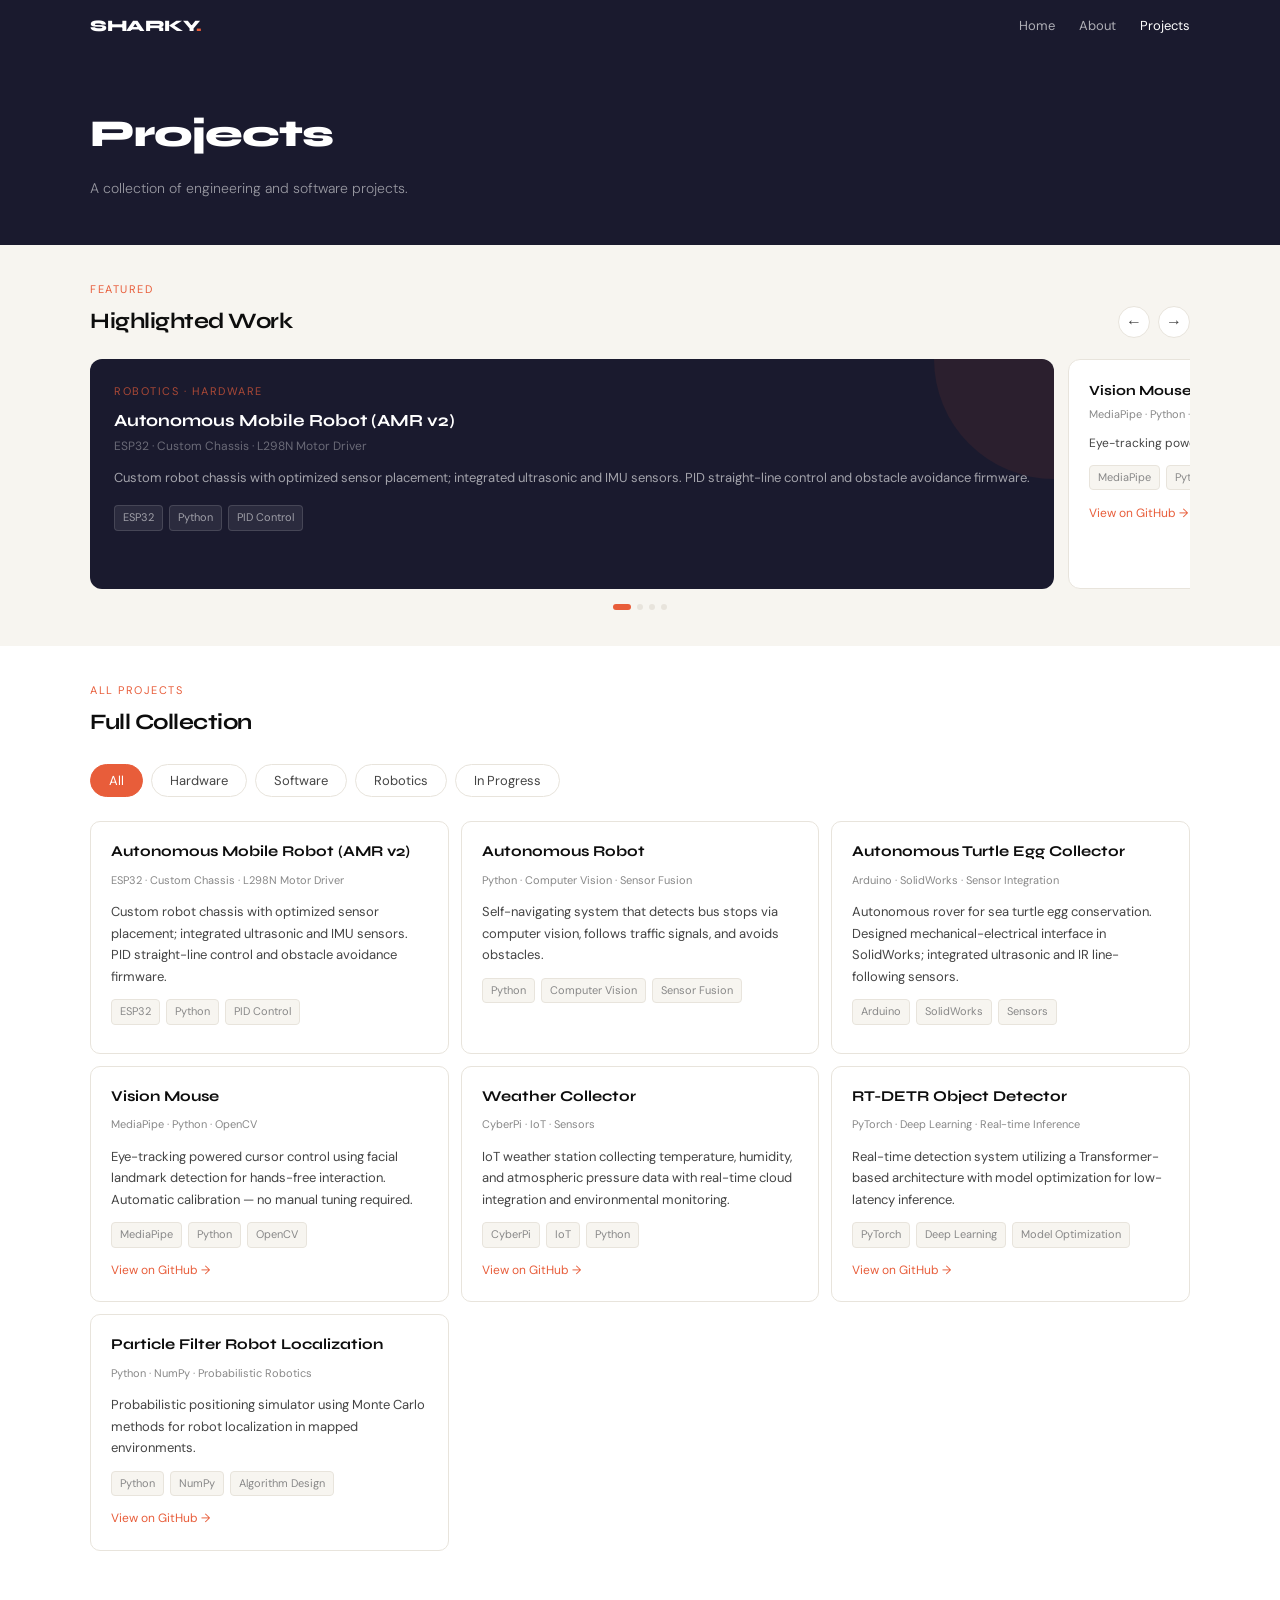
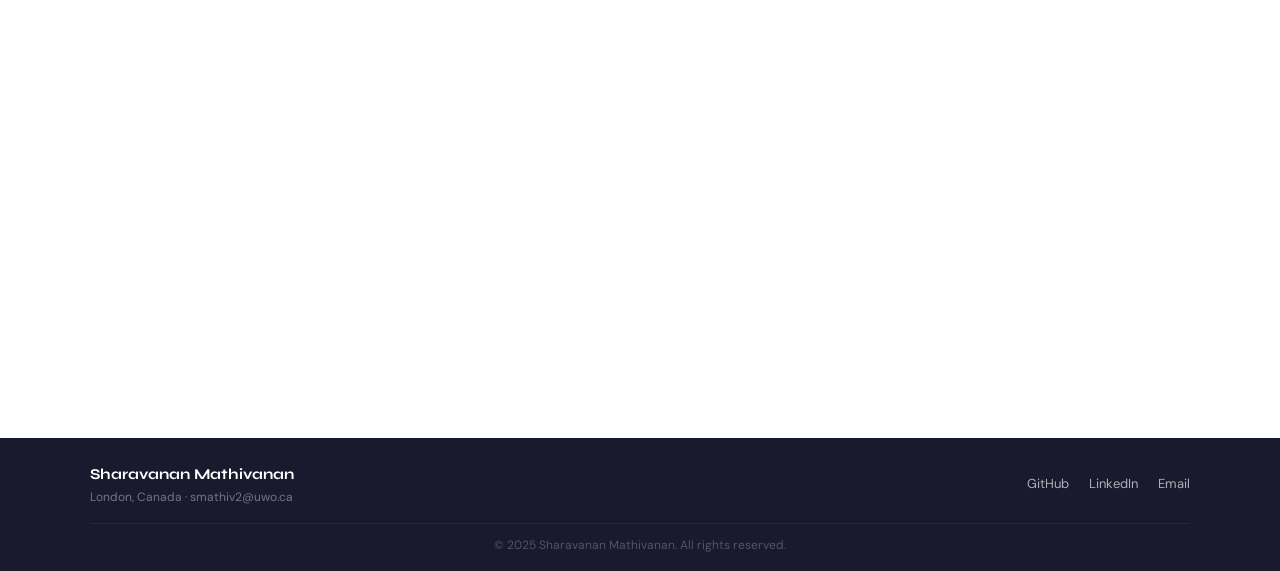
<file: projects.html>
<!DOCTYPE html>
<html lang="en">
<head>
  <meta charset="UTF-8" />
  <meta name="viewport" content="width=device-width, initial-scale=1.0" />
  <title>Projects | Sharavanan Mathivanan</title>
  <meta name="description" content="Engineering and software projects by Sharavanan Mathivanan." />
  <link href="https://fonts.googleapis.com/css2?family=Syne:wght@400;700;800&family=DM+Sans:ital,wght@0,300;0,400;0,500;1,300&display=swap" rel="stylesheet">
  <link rel="stylesheet" href="assets/css/main.css">
  <link rel="stylesheet" href="assets/css/animations.css">
</head>
<body>

  <nav id="main-nav">
    <div class="nav-inner">
      <a href="index.html" class="nav-logo">SHARKY<span class="logo-dot">.</span></a>
      <div class="nav-links">
        <a href="index.html" class="nav-link">Home</a>
        <a href="about.html" class="nav-link">About</a>
        <a href="projects.html" class="nav-link active">Projects</a>
      </div>
    </div>
  </nav>

  <section class="page-hero">
    <div class="page-hero-inner">
      <h1>Projects</h1>
      <p class="page-hero-sub">A collection of engineering and software projects.</p>
    </div>
  </section>

  <!-- ── Carousel ─────────────────────────────────────── -->
  <section class="carousel-section" id="carousel-section">
    <div class="section-inner">
      <span class="sec-label">Featured</span>
      <div class="section-title-row">
        <div class="sec-title">Highlighted Work</div>
        <div class="carousel-nav">
          <button id="prev" aria-label="Previous">←</button>
          <button id="next" aria-label="Next">→</button>
        </div>
      </div>
      <div class="carousel-outer">
        <div class="carousel-track" id="carousel-track">

          <div class="card-feat">
            <div class="card-feat-label">Robotics · Hardware</div>
            <h3>Autonomous Mobile Robot (AMR v2)</h3>
            <div class="tech">ESP32 · Custom Chassis · L298N Motor Driver</div>
            <p>Custom robot chassis with optimized sensor placement; integrated ultrasonic and IMU sensors. PID straight-line control and obstacle avoidance firmware.</p>
            <div class="tags">
              <span>ESP32</span><span>Python</span><span>PID Control</span>
            </div>
          </div>

          <div class="card-reg">
            <h3>Vision Mouse</h3>
            <div class="tech">MediaPipe · Python · OpenCV</div>
            <p>Eye-tracking powered cursor control with automatic calibration. No manual tuning required.</p>
            <div class="tags">
              <span>MediaPipe</span><span>Python</span><span>OpenCV</span>
            </div>
            <a href="https://github.com/Sharkyy-eng/vision-mouse-advanced" class="card-feat-link" target="_blank" rel="noopener">View on GitHub →</a>
          </div>

          <div class="card-feat" style="background:#16213e;">
            <div class="card-feat-label">AI · Deep Learning</div>
            <h3>RT-DETR Object Detector</h3>
            <div class="tech">PyTorch · Deep Learning · Real-time Inference</div>
            <p>Real-time detection system utilizing a Transformer-based architecture with model optimization for low-latency inference.</p>
            <div class="tags">
              <span>PyTorch</span><span>Deep Learning</span><span>Model Optimization</span>
            </div>
            <a href="https://github.com/Sharkyy-eng/rtdetr-object-detector" class="card-feat-link" target="_blank" rel="noopener">View on GitHub →</a>
          </div>

          <div class="card-reg">
            <h3>Autonomous Turtle Egg Collector</h3>
            <div class="tech">Arduino · SolidWorks · Sensor Integration</div>
            <p>Autonomous rover for sea turtle egg conservation. Designed mechanical-electrical interface in SolidWorks; integrated ultrasonic and IR line-following sensors.</p>
            <div class="tags">
              <span>Arduino</span><span>SolidWorks</span><span>Sensors</span>
            </div>
          </div>

          <div class="card-reg">
            <h3>Weather Collector</h3>
            <div class="tech">CyberPi · IoT · Sensors</div>
            <p>IoT weather station collecting temperature, humidity, and atmospheric pressure data with real-time cloud integration.</p>
            <div class="tags">
              <span>CyberPi</span><span>IoT</span><span>Python</span>
            </div>
            <a href="https://github.com/Sharkyy-eng/weather-collector" class="card-feat-link" target="_blank" rel="noopener">View on GitHub →</a>
          </div>

        </div>
      </div>
      <div class="carousel-dots" id="carousel-dots"></div>
    </div>
  </section>

  <!-- ── Full Collection ───────────────────────────────── -->
  <section class="section" id="grid-section">
    <div class="section-inner">
      <span class="section-label">All Projects</span>
      <h2 class="section-title">Full Collection</h2>

      <div class="filter-bar">
        <button class="filter-btn active" data-filter="all">All</button>
        <button class="filter-btn" data-filter="hardware">Hardware</button>
        <button class="filter-btn" data-filter="software">Software</button>
        <button class="filter-btn" data-filter="robotics">Robotics</button>
        <button class="filter-btn" data-filter="in-progress">In Progress</button>
      </div>

      <div class="proj-grid-full">

        <div class="proj-card" data-category="hardware robotics">
          <div class="proj-header">
            <h3 class="proj-title">Autonomous Mobile Robot (AMR v2)</h3>
            <span class="proj-tech">ESP32 · Custom Chassis · L298N Motor Driver</span>
          </div>
          <p class="proj-desc">Custom robot chassis with optimized sensor placement; integrated ultrasonic and IMU sensors. PID straight-line control and obstacle avoidance firmware.</p>
          <div class="proj-tags">
            <span class="proj-tag">ESP32</span><span class="proj-tag">Python</span><span class="proj-tag">PID Control</span>
          </div>
        </div>

        <div class="proj-card" data-category="software robotics">
          <div class="proj-header">
            <h3 class="proj-title">Autonomous Robot</h3>
            <span class="proj-tech">Python · Computer Vision · Sensor Fusion</span>
          </div>
          <p class="proj-desc">Self-navigating system that detects bus stops via computer vision, follows traffic signals, and avoids obstacles.</p>
          <div class="proj-tags">
            <span class="proj-tag">Python</span><span class="proj-tag">Computer Vision</span><span class="proj-tag">Sensor Fusion</span>
          </div>
        </div>

        <div class="proj-card" data-category="hardware robotics">
          <div class="proj-header">
            <h3 class="proj-title">Autonomous Turtle Egg Collector</h3>
            <span class="proj-tech">Arduino · SolidWorks · Sensor Integration</span>
          </div>
          <p class="proj-desc">Autonomous rover for sea turtle egg conservation. Designed mechanical-electrical interface in SolidWorks; integrated ultrasonic and IR line-following sensors.</p>
          <div class="proj-tags">
            <span class="proj-tag">Arduino</span><span class="proj-tag">SolidWorks</span><span class="proj-tag">Sensors</span>
          </div>
        </div>

        <div class="proj-card" data-category="software">
          <div class="proj-header">
            <h3 class="proj-title">Vision Mouse</h3>
            <span class="proj-tech">MediaPipe · Python · OpenCV</span>
          </div>
          <p class="proj-desc">Eye-tracking powered cursor control using facial landmark detection for hands-free interaction. Automatic calibration — no manual tuning required.</p>
          <div class="proj-tags">
            <span class="proj-tag">MediaPipe</span><span class="proj-tag">Python</span><span class="proj-tag">OpenCV</span>
          </div>
          <a href="https://github.com/Sharkyy-eng/vision-mouse-advanced" class="proj-link" target="_blank" rel="noopener">View on GitHub →</a>
        </div>

        <div class="proj-card" data-category="hardware software">
          <div class="proj-header">
            <h3 class="proj-title">Weather Collector</h3>
            <span class="proj-tech">CyberPi · IoT · Sensors</span>
          </div>
          <p class="proj-desc">IoT weather station collecting temperature, humidity, and atmospheric pressure data with real-time cloud integration and environmental monitoring.</p>
          <div class="proj-tags">
            <span class="proj-tag">CyberPi</span><span class="proj-tag">IoT</span><span class="proj-tag">Python</span>
          </div>
          <a href="https://github.com/Sharkyy-eng/weather-collector" class="proj-link" target="_blank" rel="noopener">View on GitHub →</a>
        </div>

        <div class="proj-card" data-category="software">
          <div class="proj-header">
            <h3 class="proj-title">RT-DETR Object Detector</h3>
            <span class="proj-tech">PyTorch · Deep Learning · Real-time Inference</span>
          </div>
          <p class="proj-desc">Real-time detection system utilizing a Transformer-based architecture with model optimization for low-latency inference.</p>
          <div class="proj-tags">
            <span class="proj-tag">PyTorch</span><span class="proj-tag">Deep Learning</span><span class="proj-tag">Model Optimization</span>
          </div>
          <a href="https://github.com/Sharkyy-eng/rtdetr-object-detector" class="proj-link" target="_blank" rel="noopener">View on GitHub →</a>
        </div>

        <div class="proj-card" data-category="software robotics">
          <div class="proj-header">
            <h3 class="proj-title">Particle Filter Robot Localization</h3>
            <span class="proj-tech">Python · NumPy · Probabilistic Robotics</span>
          </div>
          <p class="proj-desc">Probabilistic positioning simulator using Monte Carlo methods for robot localization in mapped environments.</p>
          <div class="proj-tags">
            <span class="proj-tag">Python</span><span class="proj-tag">NumPy</span><span class="proj-tag">Algorithm Design</span>
          </div>
          <a href="https://github.com/Sharkyy-eng/robot-localization-sim" class="proj-link" target="_blank" rel="noopener">View on GitHub →</a>
        </div>

        <div class="proj-card" data-category="hardware">
          <div class="proj-header">
            <h3 class="proj-title">Rocket Launcher</h3>
            <span class="proj-tech">SolidWorks · Mechanical Design · Rapid Prototyping</span>
          </div>
          <p class="proj-desc">High-precision mechanical Nerf-dart launcher designed and prototyped in under five hours. Achieved 83.7m launch distance with zero electronics.</p>
          <div class="proj-tags">
            <span class="proj-tag">SolidWorks</span><span class="proj-tag">Mechanical Design</span><span class="proj-tag">Rapid Prototyping</span>
          </div>
        </div>

        <div class="proj-card" data-category="hardware software">
          <div class="proj-header">
            <h3 class="proj-title">SAD Light Diffuser</h3>
            <span class="proj-tech">OnShape · 3D Printing · Embedded Systems</span>
          </div>
          <p class="proj-desc">Wellness device combining light therapy with auditory and visual feedback to support mental health through seasonal transitions.</p>
          <div class="proj-tags">
            <span class="proj-tag">CAD (OnShape)</span><span class="proj-tag">3D Printing</span><span class="proj-tag">Embedded Systems</span>
          </div>
          <a href="https://github.com/Sharkyy-eng/interactive-light-therapy-tree" class="proj-link" target="_blank" rel="noopener">View on GitHub →</a>
        </div>

        <div class="proj-card" data-category="hardware">
          <div class="proj-header">
            <h3 class="proj-title">Gravity Based Water Pump</h3>
            <span class="proj-tech">CAD · Fluid Dynamics · Sustainable Engineering</span>
          </div>
          <p class="proj-desc">Zero-electricity water filtration prototype for power-outage prone communities. Filters harmful ions, salts, and bacteria using only gravity.</p>
          <div class="proj-tags">
            <span class="proj-tag">CAD</span><span class="proj-tag">Fluid Dynamics</span><span class="proj-tag">Sustainable Engineering</span>
          </div>
        </div>

        <div class="proj-card" data-category="hardware">
          <div class="proj-header">
            <h3 class="proj-title">Drone Orientation Identifier</h3>
            <span class="proj-tech">KiCAD · PCB Design · WS2812B LEDs</span>
          </div>
          <p class="proj-desc">Custom PCB with LED arrays providing real-time aerial orientation assistance. Hardware-software integration for live status feedback.</p>
          <div class="proj-tags">
            <span class="proj-tag">PCB Design</span><span class="proj-tag">KiCAD</span><span class="proj-tag">WS2812B</span>
          </div>
        </div>

        <div class="proj-card" data-category="hardware robotics in-progress">
          <div class="proj-header">
            <div class="proj-title-row">
              <h3 class="proj-title">Fin McMissile</h3>
              <span class="proj-status-badge">In Progress</span>
            </div>
            <span class="proj-tech">Flight Controls · 3D Printing</span>
          </div>
          <p class="proj-desc">Advanced aerial platform combining multiple flight technologies and custom manufactured components.</p>
          <div class="proj-tags">
            <span class="proj-tag">Flight Controls</span><span class="proj-tag">3D Printing</span>
          </div>
        </div>

        <div class="proj-card" data-category="hardware software robotics in-progress">
          <div class="proj-header">
            <div class="proj-title-row">
              <h3 class="proj-title">Desk Buddy</h3>
              <span class="proj-status-badge">In Progress</span>
            </div>
            <span class="proj-tech">OpenCV · Behavior Trees · Mechatronics</span>
          </div>
          <p class="proj-desc">Interactive desktop companion that monitors study habits using face tracking to detect fatigue and prevent academic burnout.</p>
          <div class="proj-tags">
            <span class="proj-tag">Behavior Trees</span><span class="proj-tag">OpenCV</span><span class="proj-tag">Mechatronics</span>
          </div>
        </div>

        <div class="proj-card" data-category="hardware software in-progress">
          <div class="proj-header">
            <div class="proj-title-row">
              <h3 class="proj-title">Finals Helper</h3>
              <span class="proj-status-badge">In Progress</span>
            </div>
            <span class="proj-tech">ESP32 · Arduino · Sensor Fusion</span>
          </div>
          <p class="proj-desc">Portable productivity station optimizing study environments through environmental sensing — tracks light, noise, temperature, and CO₂.</p>
          <div class="proj-tags">
            <span class="proj-tag">Sensor Fusion</span><span class="proj-tag">IoT</span><span class="proj-tag">ESP32</span>
          </div>
        </div>

        <div class="proj-card" data-category="software in-progress">
          <div class="proj-header">
            <div class="proj-title-row">
              <h3 class="proj-title">AI Flappy Bird</h3>
              <span class="proj-status-badge">In Progress</span>
            </div>
            <span class="proj-tech">NEAT · Neural Networks · Game Physics</span>
          </div>
          <p class="proj-desc">Evolutionary machine learning project training neural networks through a game environment using the NEAT algorithm.</p>
          <div class="proj-tags">
            <span class="proj-tag">NEAT</span><span class="proj-tag">Machine Learning</span><span class="proj-tag">Neural Networks</span>
          </div>
        </div>

      </div>
    </div>
  </section>

  <footer class="site-footer">
    <div class="footer-inner">
      <div class="footer-left">
        <div class="footer-name">Sharavanan Mathivanan</div>
        <div class="footer-sub">London, Canada · smathiv2@uwo.ca</div>
      </div>
      <div class="footer-right">
        <a href="https://github.com/Sharkyy-eng" class="footer-link" target="_blank" rel="noopener">GitHub</a>
        <a href="https://www.linkedin.com/in/sharkyca" class="footer-link" target="_blank" rel="noopener">LinkedIn</a>
        <a href="mailto:smathiv2@uwo.ca" class="footer-link">Email</a>
      </div>
    </div>
    <div class="footer-copy">© 2025 Sharavanan Mathivanan. All rights reserved.</div>
  </footer>

  <script src="assets/js/main.js"></script>
</body>
</html>
</file>
<file: assets/css/main.css>
*, *::before, *::after {
  box-sizing: border-box;
  margin: 0;
  padding: 0;
}

html {
  scroll-behavior: smooth;
}

:root {
  --ink: #0d0d0d;
  --ink2: #444444;
  --ink3: #888888;
  --surface: #f7f5f0;
  --card: #ffffff;
  --border: #e8e4dc;
  --accent: #1a1a2e;
  --hi: #e85d3a;
  --hi2: #f0c060;
  --font-display: 'Syne', sans-serif;
  --font-body: 'DM Sans', sans-serif;
}

body {
  font-family: var(--font-body);
  background: var(--surface);
  color: var(--ink);
  line-height: 1.6;
}

/* ─── Navigation ─── */

nav {
  position: sticky;
  top: 0;
  z-index: 100;
  background: var(--accent);
  height: 52px;
  padding: 0 28px;
  transition: box-shadow 0.15s ease;
}

nav.scrolled {
  box-shadow: 0 1px 0 rgba(255,255,255,0.08);
}

.nav-inner {
  display: flex;
  align-items: center;
  justify-content: space-between;
  height: 100%;
  max-width: 1100px;
  margin: 0 auto;
}

.nav-logo {
  font-family: var(--font-display);
  font-weight: 800;
  font-size: 16px;
  color: white;
  text-decoration: none;
  letter-spacing: -0.5px;
}

.logo-dot {
  color: var(--hi);
}

.nav-links {
  display: flex;
  gap: 24px;
}

.nav-link {
  font-family: var(--font-body);
  font-size: 13px;
  color: rgba(255,255,255,0.65);
  text-decoration: none;
  transition: color 0.15s ease;
}

.nav-link:hover,
.nav-link.active {
  color: white;
}

/* ─── Hero ─── */

.hero {
  background: var(--accent);
  padding: 52px 28px 0;
  position: relative;
}

#hero-canvas {
  position: absolute;
  top: 0;
  left: 0;
  width: 100%;
  height: 100%;
  pointer-events: none;
  z-index: 0;
}

.hero-inner,
.hero-stats {
  position: relative;
  z-index: 1;
}

.hero-typewriter {
  font-family: var(--font-body);
  font-weight: 400;
  font-size: 15px;
  color: rgba(255,255,255,0.8);
  margin-bottom: 10px;
  min-height: 1.5em;
}

.tw-cursor {
  display: inline-block;
  color: var(--hi);
  font-weight: 300;
  margin-left: 1px;
}

.hero-inner {
  display: grid;
  grid-template-columns: 1fr 180px;
  gap: 32px;
  align-items: start;
  max-width: 1100px;
  margin: 0 auto;
  padding-bottom: 40px;
}

.status-badge {
  display: inline-flex;
  align-items: center;
  gap: 8px;
  border: 1px solid var(--hi);
  color: var(--hi);
  padding: 5px 12px;
  border-radius: 20px;
  font-size: 12px;
  font-family: var(--font-body);
  margin-bottom: 20px;
}

.hero-name {
  font-family: var(--font-display);
  font-weight: 800;
  font-size: 38px;
  color: white;
  line-height: 1.1;
  letter-spacing: -1px;
  margin-bottom: 16px;
}

.name-accent {
  color: var(--hi);
}

.hero-sub {
  font-family: var(--font-body);
  font-weight: 300;
  font-size: 14px;
  color: rgba(255,255,255,0.55);
  margin-bottom: 28px;
  max-width: 460px;
  line-height: 1.7;
}

.hero-cta {
  display: flex;
  gap: 12px;
  flex-wrap: wrap;
}

.hero-right {
  display: flex;
  justify-content: center;
  align-items: flex-start;
  padding-top: 8px;
}

.hero-photo-wrap {
  width: 160px;
  height: 160px;
  position: relative;
  overflow: visible;
}

.pulse-ring {
  position: absolute;
  top: 50%;
  left: 50%;
  width: 160px;
  height: 160px;
  border-radius: 12px;
  border: 1.5px solid rgba(232, 93, 58, 0.45);
  transform: translate(-50%, -50%) scale(1);
  pointer-events: none;
  animation: ring-pulse 2.8s ease-out infinite;
}
.pulse-ring-2 { animation-delay: 0.9s; }
.pulse-ring-3 { animation-delay: 1.8s; }

.hero-photo {
  width: 160px;
  height: 160px;
  border-radius: 12px;
  object-fit: cover;
  border: 2px solid rgba(255,255,255,0.12);
  display: block;
}

.hero-photo-fallback {
  display: none;
  width: 160px;
  height: 160px;
  border-radius: 12px;
  background: rgba(255,255,255,0.08);
  border: 2px solid rgba(255,255,255,0.12);
  align-items: center;
  justify-content: center;
  font-family: var(--font-display);
  font-weight: 800;
  font-size: 32px;
  color: rgba(255,255,255,0.6);
}

.scroll-cue {
  display: flex;
  flex-direction: column;
  align-items: center;
  gap: 8px;
  padding: 12px 0 22px;
  transition: opacity 0.4s ease;
  position: relative;
  z-index: 1;
}

.scroll-cue.hidden {
  opacity: 0;
  pointer-events: none;
}

.scroll-cue-label {
  font-family: var(--font-body);
  font-size: 10px;
  text-transform: uppercase;
  letter-spacing: 2px;
  color: rgba(255,255,255,0.28);
}

.scroll-cue-arrow {
  width: 10px;
  height: 10px;
  border-right: 1.5px solid rgba(255,255,255,0.3);
  border-bottom: 1.5px solid rgba(255,255,255,0.3);
  transform: rotate(45deg);
  animation: bounce-arrow 1.4s ease-in-out infinite;
}

.hero-stats {
  display: flex;
  align-items: center;
  gap: 28px;
  max-width: 1100px;
  margin: 0 auto;
  padding: 20px 0;
  border-top: 0.5px solid rgba(255,255,255,0.1);
}

.stat-item {
  display: flex;
  flex-direction: column;
  align-items: flex-start;
}

.stat-number {
  font-family: var(--font-display);
  font-weight: 700;
  font-size: 22px;
  color: white;
  line-height: 1;
}

.stat-label {
  font-family: var(--font-body);
  font-size: 11px;
  text-transform: uppercase;
  letter-spacing: 0.5px;
  color: rgba(255,255,255,0.4);
  margin-top: 3px;
}

.stat-sep {
  color: rgba(255,255,255,0.15);
  font-size: 18px;
  line-height: 1;
}

/* ─── Buttons ─── */

.btn {
  display: inline-block;
  padding: 10px 22px;
  border-radius: 6px;
  font-family: var(--font-body);
  font-size: 13px;
  font-weight: 500;
  text-decoration: none;
  cursor: pointer;
  transition: opacity 0.15s ease, transform 0.15s ease;
  border: none;
}

.btn:hover {
  opacity: 0.88;
  transform: translateY(-1px);
}

.btn-primary {
  background: var(--hi);
  color: white;
}

.btn-secondary {
  background: transparent;
  color: rgba(255,255,255,0.7);
  border: 1px solid rgba(255,255,255,0.25);
}

.btn-outline {
  background: transparent;
  color: var(--ink2);
  border: 0.5px solid var(--border);
  font-size: 13px;
}

/* ─── Sections ─── */

.section {
  padding: 36px 28px;
  background: var(--card);
}

.exp-section,
.certs-section {
  background: var(--surface);
}

.section-inner {
  max-width: 1100px;
  margin: 0 auto;
}

.section-label {
  display: block;
  font-family: var(--font-body);
  font-size: 11px;
  text-transform: uppercase;
  letter-spacing: 1.5px;
  color: var(--hi);
  margin-bottom: 6px;
}

.section-title {
  font-family: var(--font-display);
  font-weight: 700;
  font-size: 22px;
  color: var(--ink);
  letter-spacing: -0.5px;
  margin-bottom: 24px;
}

/* ─── Skills ─── */

.skills-grid {
  display: flex;
  flex-wrap: wrap;
  gap: 10px;
}

.skill-pill {
  display: flex;
  align-items: center;
  gap: 8px;
  background: var(--surface);
  border: 0.5px solid var(--border);
  border-radius: 8px;
  padding: 7px 14px;
  font-family: var(--font-body);
  font-size: 13px;
  color: var(--ink2);
  cursor: default;
  transition: border-color 0.15s ease, transform 0.15s ease;
}

.skill-dot {
  width: 8px;
  height: 8px;
  border-radius: 50%;
  flex-shrink: 0;
}

/* ─── Timeline ─── */

.timeline {
  display: flex;
  flex-direction: column;
}

.tl-item {
  display: grid;
  grid-template-columns: 120px 1fr;
  position: relative;
  padding-bottom: 28px;
}

.tl-item:not(:last-child)::after {
  content: '';
  position: absolute;
  left: 120px;
  top: 16px;
  bottom: 0;
  width: 0.5px;
  background: var(--border);
}

.tl-date {
  font-family: var(--font-body);
  font-size: 11px;
  color: var(--ink3);
  padding-top: 5px;
  line-height: 1.5;
  text-align: right;
  padding-right: 16px;
}

.tl-body {
  position: relative;
  padding-left: 20px;
}

.tl-body::before {
  content: '';
  position: absolute;
  left: -4px;
  top: 7px;
  width: 8px;
  height: 8px;
  border-radius: 50%;
  background: var(--hi);
  border: 2px solid var(--surface);
  z-index: 1;
}

.tl-title {
  font-family: var(--font-display);
  font-weight: 700;
  font-size: 14px;
  color: var(--ink);
  line-height: 1.3;
}

.tl-org {
  font-family: var(--font-body);
  font-size: 13px;
  color: var(--hi);
  margin-bottom: 8px;
  margin-top: 2px;
}

.tl-bullets {
  list-style: none;
  margin-bottom: 10px;
}

.tl-bullets li {
  font-family: var(--font-body);
  font-size: 13px;
  color: var(--ink2);
  line-height: 1.65;
  padding-left: 14px;
  position: relative;
  margin-bottom: 3px;
}

.tl-bullets li::before {
  content: '–';
  position: absolute;
  left: 0;
  color: var(--ink3);
}

.tl-tags {
  display: flex;
  flex-wrap: wrap;
  gap: 6px;
}

.tl-tag {
  background: var(--card);
  border: 0.5px solid var(--border);
  border-radius: 4px;
  padding: 3px 8px;
  font-size: 11px;
  font-family: var(--font-body);
  color: var(--ink3);
}

/* ─── Project cards ─── */

.proj-grid {
  display: grid;
  grid-template-columns: 1fr 1fr;
  gap: 12px;
  margin-bottom: 20px;
}

.proj-card {
  background: var(--card);
  border: 0.5px solid var(--border);
  border-radius: 10px;
  padding: 20px;
  opacity: 0;
  transform: translateY(20px);
  transition: opacity 0.4s ease, transform 0.4s ease, border-color 0.2s, box-shadow 0.15s;
  position: relative;
  overflow: hidden;
}

.proj-card.visible {
  opacity: 1;
  transform: translateY(0);
}

.proj-card::before {
  content: '';
  position: absolute;
  bottom: 0; left: 0; right: 0;
  height: 2px;
  background: var(--hi);
  transform: scaleX(0);
  transform-origin: left;
  transition: transform 0.25s ease;
}

.proj-card:hover {
  transform: translateY(-3px) !important;
  border-color: rgba(232, 93, 58, 0.3);
  box-shadow: 0 8px 24px rgba(0,0,0,0.08);
}

.proj-card:hover::before {
  transform: scaleX(1);
}

.proj-header {
  margin-bottom: 10px;
}

.proj-title {
  font-family: var(--font-display);
  font-weight: 700;
  font-size: 15px;
  color: var(--ink);
  margin-bottom: 4px;
  line-height: 1.3;
}

.proj-tech {
  font-family: var(--font-body);
  font-size: 11px;
  color: var(--ink3);
}

.proj-desc {
  font-family: var(--font-body);
  font-size: 13px;
  color: var(--ink2);
  line-height: 1.65;
  margin-bottom: 12px;
}

.proj-tags {
  display: flex;
  flex-wrap: wrap;
  gap: 6px;
  margin-bottom: 8px;
}

.proj-tag {
  background: var(--surface);
  border: 0.5px solid var(--border);
  border-radius: 4px;
  padding: 3px 8px;
  font-size: 11px;
  font-family: var(--font-body);
  color: var(--ink3);
}

.proj-link {
  font-family: var(--font-body);
  font-size: 12px;
  color: var(--hi);
  text-decoration: none;
  display: inline-block;
  margin-top: 4px;
  transition: opacity 0.15s ease;
}

.proj-link:hover {
  text-decoration: underline;
}

.proj-more {
  text-align: center;
  margin-top: 8px;
}

/* ─── Certifications ─── */

.certs-row {
  display: flex;
  gap: 12px;
  flex-wrap: wrap;
  margin-top: 16px;
}

.cert-card {
  background: var(--card);
  border: 0.5px solid var(--border);
  border-radius: 10px;
  padding: 14px 18px;
  min-width: 220px;
}

.cert-name {
  font-family: var(--font-display);
  font-weight: 700;
  font-size: 14px;
  color: var(--ink);
  margin-bottom: 4px;
}

.cert-issuer {
  font-family: var(--font-body);
  font-size: 12px;
  color: var(--hi);
  margin-bottom: 2px;
}

.cert-year {
  font-family: var(--font-body);
  font-size: 11px;
  color: var(--ink3);
}

/* ─── Footer ─── */

.site-footer {
  background: var(--accent);
  padding: 24px 28px 0;
}

.footer-inner {
  display: flex;
  justify-content: space-between;
  align-items: center;
  max-width: 1100px;
  margin: 0 auto;
  padding-bottom: 16px;
}

.footer-name {
  font-family: var(--font-display);
  font-weight: 700;
  font-size: 15px;
  color: white;
  margin-bottom: 2px;
}

.footer-sub {
  font-family: var(--font-body);
  font-size: 12px;
  color: rgba(255,255,255,0.4);
}

.footer-right {
  display: flex;
  gap: 20px;
}

.footer-link {
  font-family: var(--font-body);
  font-size: 13px;
  color: rgba(255,255,255,0.65);
  text-decoration: none;
  transition: color 0.15s ease;
}

.footer-link:hover {
  color: white;
}

.footer-copy {
  font-family: var(--font-body);
  font-size: 12px;
  color: rgba(255,255,255,0.25);
  text-align: center;
  padding: 12px 0 16px;
  border-top: 0.5px solid rgba(255,255,255,0.06);
  max-width: 1100px;
  margin: 0 auto;
}

/* ─── Page hero (About / Projects) ─── */

.page-hero {
  background: var(--accent);
  padding: 52px 28px 44px;
}

.page-hero-inner {
  max-width: 1100px;
  margin: 0 auto;
}

.page-hero h1 {
  font-family: var(--font-display);
  font-weight: 800;
  font-size: 38px;
  color: white;
  letter-spacing: -1px;
  margin-bottom: 12px;
}

.page-hero-sub {
  font-family: var(--font-body);
  font-weight: 300;
  font-size: 14px;
  color: rgba(255,255,255,0.55);
  max-width: 500px;
  line-height: 1.7;
}

/* ─── About: bio ─── */

.bio-grid {
  display: grid;
  grid-template-columns: 1fr 300px;
  gap: 40px;
  align-items: start;
}

.bio-text {
  font-family: var(--font-body);
  font-size: 15px;
  color: var(--ink2);
  line-height: 1.8;
}

.edu-card {
  background: var(--card);
  border: 0.5px solid var(--border);
  border-radius: 10px;
  padding: 20px;
}

.edu-logo {
  width: 80px;
  height: auto;
  margin-bottom: 12px;
  display: block;
}

.edu-program {
  font-family: var(--font-display);
  font-weight: 700;
  font-size: 14px;
  color: var(--ink);
  margin-bottom: 4px;
  line-height: 1.3;
}

.edu-degree {
  font-family: var(--font-body);
  font-size: 13px;
  color: var(--ink2);
  margin-bottom: 10px;
}

.edu-detail {
  font-family: var(--font-body);
  font-size: 12px;
  color: var(--ink3);
  line-height: 1.9;
}

/* ─── About: interests ─── */

.interests-grid {
  display: grid;
  grid-template-columns: repeat(3, 1fr);
  gap: 12px;
}

.interest-card {
  background: var(--card);
  border: 0.5px solid var(--border);
  border-radius: 10px;
  padding: 20px;
}

.interest-title {
  font-family: var(--font-display);
  font-weight: 700;
  font-size: 14px;
  color: var(--ink);
  line-height: 1.4;
}

/* ─── About: contact ─── */

.contact-grid {
  display: grid;
  grid-template-columns: 1fr 1fr;
  gap: 40px;
  align-items: start;
}

.contact-info {
  display: flex;
  flex-direction: column;
  gap: 14px;
}

.contact-item {
  display: flex;
  align-items: center;
  gap: 10px;
  font-family: var(--font-body);
  font-size: 14px;
  color: var(--ink2);
}

.contact-icon {
  font-size: 14px;
  flex-shrink: 0;
}

.contact-item a {
  color: var(--hi);
  text-decoration: none;
  transition: opacity 0.15s ease;
}

.contact-item a:hover {
  opacity: 0.8;
}

.contact-form {
  display: flex;
  flex-direction: column;
  gap: 12px;
}

.form-input,
.form-textarea {
  width: 100%;
  padding: 10px 14px;
  border: 0.5px solid var(--border);
  border-radius: 6px;
  font-family: var(--font-body);
  font-size: 14px;
  background: var(--card);
  color: var(--ink);
  outline: none;
  transition: border-color 0.15s ease;
}

.form-input:focus,
.form-textarea:focus {
  border-color: var(--hi);
}

.form-textarea {
  height: 110px;
  resize: vertical;
}

/* ─── Projects page filter ─── */

.filter-bar {
  display: flex;
  gap: 8px;
  flex-wrap: wrap;
  margin-bottom: 24px;
}

.filter-btn {
  padding: 7px 18px;
  border-radius: 20px;
  border: 0.5px solid var(--border);
  background: var(--card);
  font-family: var(--font-body);
  font-size: 13px;
  color: var(--ink2);
  cursor: pointer;
  transition: background 0.15s ease, color 0.15s ease, border-color 0.15s ease;
}

.filter-btn.active,
.filter-btn:hover {
  background: var(--hi);
  color: white;
  border-color: var(--hi);
}

.proj-grid-full {
  display: grid;
  grid-template-columns: repeat(auto-fill, minmax(280px, 1fr));
  gap: 12px;
}

.proj-title-row {
  display: flex;
  align-items: center;
  gap: 8px;
  flex-wrap: wrap;
  margin-bottom: 4px;
}

.proj-title-row .proj-title {
  margin-bottom: 0;
}

.proj-status-badge {
  font-family: var(--font-body);
  font-size: 10px;
  font-weight: 500;
  text-transform: uppercase;
  letter-spacing: 0.8px;
  color: var(--hi2);
  border: 0.5px solid var(--hi2);
  border-radius: 4px;
  padding: 2px 6px;
  flex-shrink: 0;
}

/* ─── Carousel ─── */

.carousel-section {
  background: var(--surface);
  padding: 36px 28px;
}

.sec-label {
  display: block;
  font-family: var(--font-body);
  font-size: 11px;
  text-transform: uppercase;
  letter-spacing: 1.5px;
  color: var(--hi);
  margin-bottom: 6px;
}

.sec-title {
  font-family: var(--font-display);
  font-weight: 700;
  font-size: 22px;
  color: var(--ink);
  letter-spacing: -0.5px;
}

.section-title-row {
  display: flex;
  align-items: center;
  justify-content: space-between;
  margin-bottom: 20px;
}

.carousel-nav {
  display: flex;
  gap: 8px;
}

.carousel-nav button {
  width: 32px;
  height: 32px;
  border-radius: 50%;
  border: 0.5px solid var(--border);
  background: var(--card);
  cursor: pointer;
  font-size: 16px;
  color: var(--ink2);
  display: flex;
  align-items: center;
  justify-content: center;
  transition: border-color 0.15s, color 0.15s;
}

.carousel-nav button:hover {
  border-color: var(--hi);
  color: var(--hi);
}

.carousel-outer {
  overflow: hidden;
  width: 100%;
}

.carousel-track {
  display: flex;
  gap: 14px;
  transition: transform 0.45s cubic-bezier(0.25, 1, 0.35, 1);
  will-change: transform;
}

.card-feat {
  min-width: 380px;
  flex-shrink: 0;
  background: var(--accent);
  border-radius: 12px;
  padding: 24px;
  position: relative;
  overflow: hidden;
  cursor: pointer;
  transition: transform 0.2s;
}

.card-feat:hover {
  transform: translateY(-3px);
}

.card-feat::after {
  content: '';
  position: absolute;
  top: 0; right: 0;
  width: 120px; height: 120px;
  background: rgba(232, 93, 58, 0.08);
  border-radius: 0 12px 0 120px;
  pointer-events: none;
}

.card-feat-label {
  font-size: 11px;
  letter-spacing: 1.5px;
  text-transform: uppercase;
  color: rgba(232, 93, 58, 0.7);
  margin-bottom: 10px;
  font-family: var(--font-body);
}

.card-feat h3 {
  font-family: var(--font-display);
  font-size: 17px;
  font-weight: 700;
  color: #fff;
  margin-bottom: 6px;
  line-height: 1.2;
}

.card-feat .tech {
  font-size: 12px;
  color: rgba(255,255,255,0.35);
  margin-bottom: 12px;
  font-family: var(--font-body);
}

.card-feat p {
  font-size: 13px;
  color: rgba(255,255,255,0.6);
  line-height: 1.6;
  margin-bottom: 16px;
  font-family: var(--font-body);
}

.card-feat .tags {
  display: flex;
  flex-wrap: wrap;
  gap: 6px;
}

.card-feat .tags span {
  background: rgba(255,255,255,0.08);
  border: 0.5px solid rgba(255,255,255,0.12);
  border-radius: 4px;
  padding: 3px 8px;
  font-size: 11px;
  color: rgba(255,255,255,0.55);
  font-family: var(--font-body);
}

.card-feat-link {
  display: inline-flex;
  align-items: center;
  gap: 5px;
  font-size: 12px;
  color: var(--hi);
  text-decoration: none;
  margin-top: 14px;
  font-family: var(--font-body);
  transition: gap 0.15s;
}

.card-feat-link:hover {
  gap: 8px;
}

.card-reg {
  min-width: 240px;
  flex-shrink: 0;
  background: var(--card);
  border: 0.5px solid var(--border);
  border-radius: 12px;
  padding: 20px;
  cursor: pointer;
  position: relative;
  overflow: hidden;
  transition: transform 0.2s, border-color 0.2s;
}

.card-reg::before {
  content: '';
  position: absolute;
  bottom: 0; left: 0; right: 0;
  height: 3px;
  background: var(--hi);
  transform: scaleX(0);
  transform-origin: left;
  transition: transform 0.25s ease;
}

.card-reg:hover {
  transform: translateY(-3px);
  border-color: rgba(232, 93, 58, 0.3);
}

.card-reg:hover::before {
  transform: scaleX(1);
}

.card-reg h3 {
  font-family: var(--font-display);
  font-size: 14px;
  font-weight: 700;
  color: var(--ink);
  margin-bottom: 4px;
}

.card-reg .tech {
  font-size: 11px;
  color: var(--ink3);
  margin-bottom: 10px;
  font-family: var(--font-body);
}

.card-reg p {
  font-size: 12px;
  color: var(--ink2);
  line-height: 1.55;
  margin-bottom: 12px;
  font-family: var(--font-body);
}

.card-reg .tags {
  display: flex;
  flex-wrap: wrap;
  gap: 6px;
}

.card-reg .tags span {
  background: var(--surface);
  border: 0.5px solid var(--border);
  border-radius: 4px;
  padding: 3px 8px;
  font-size: 11px;
  color: var(--ink3);
  font-family: var(--font-body);
}

.carousel-dots {
  display: flex;
  gap: 6px;
  justify-content: center;
  padding: 14px 0 0;
}

.carousel-dots .dot {
  width: 6px;
  height: 6px;
  border-radius: 50%;
  background: var(--border);
  cursor: pointer;
  transition: all 0.2s;
}

.carousel-dots .dot.active {
  background: var(--hi);
  width: 18px;
  border-radius: 3px;
}

/* ─── Responsive ─── */

@media (max-width: 600px) {
  nav {
    padding: 0 16px;
  }

  .hero {
    padding: 36px 16px 0;
  }

  .hero-inner {
    grid-template-columns: 1fr;
    gap: 20px;
  }

  .hero-right {
    display: none;
  }

  .hero-name {
    font-size: 30px;
  }

  .hero-sub {
    font-size: 13px;
  }

  .hero-stats {
    gap: 14px;
    flex-wrap: wrap;
  }

  .stat-sep {
    display: none;
  }

  .section {
    padding: 28px 16px;
  }

  .proj-grid {
    grid-template-columns: 1fr;
  }

  .tl-item {
    grid-template-columns: 1fr;
  }

  .tl-date {
    text-align: left;
    padding-right: 0;
    margin-bottom: 4px;
  }

  .tl-item:not(:last-child)::after {
    display: none;
  }

  .tl-body::before {
    display: none;
  }

  .tl-body {
    padding-left: 0;
  }

  .bio-grid {
    grid-template-columns: 1fr;
  }

  .interests-grid {
    grid-template-columns: 1fr;
  }

  .contact-grid {
    grid-template-columns: 1fr;
  }

  .footer-inner {
    flex-direction: column;
    gap: 14px;
    text-align: center;
  }

  .footer-right {
    justify-content: center;
  }

  .page-hero {
    padding: 36px 16px 28px;
  }

  .page-hero h1 {
    font-size: 30px;
  }
}
</file>
<file: assets/css/animations.css>
/* Fade up on scroll */
.fade-up {
  opacity: 0;
  transform: translateY(24px);
  transition: opacity 0.5s ease, transform 0.5s ease;
}

.fade-up.visible {
  opacity: 1;
  transform: translateY(0);
}

/* Pulsing status dot */
@keyframes pulse {
  0%, 100% { opacity: 1; }
  50% { opacity: 0.4; }
}

.status-dot {
  width: 6px;
  height: 6px;
  border-radius: 50%;
  background: var(--hi);
  animation: pulse 2s infinite;
  flex-shrink: 0;
}

/* Avatar pulse rings */
@keyframes ring-pulse {
  0%   { transform: translate(-50%, -50%) scale(1);    opacity: 0.5; }
  100% { transform: translate(-50%, -50%) scale(1.55); opacity: 0; }
}

/* Scroll cue bounce */
@keyframes bounce-arrow {
  0%, 100% { transform: rotate(45deg) translate(0, 0); }
  50%       { transform: rotate(45deg) translate(3px, 3px); }
}

/* Typewriter cursor blink */
@keyframes blink {
  0%, 100% { opacity: 1; }
  50% { opacity: 0; }
}

.tw-cursor {
  animation: blink 0.75s step-end infinite;
}

/* Staggered children — start hidden, JS adds .visible with delays */
[data-stagger] > * {
  opacity: 0;
  transform: translateY(20px);
  transition: opacity 0.4s ease, transform 0.4s ease, border-color 0.2s, box-shadow 0.15s;
}

[data-stagger] > *.visible {
  opacity: 1;
  transform: translateY(0);
}

/* Skill pill hover */
.skill-pill:hover {
  border-color: var(--hi);
  transform: translateY(-1px);
}

/* Project card hover */
.proj-card:hover {
  transform: translateY(-3px);
  box-shadow: 0 8px 24px rgba(0,0,0,0.08);
}
</file>
